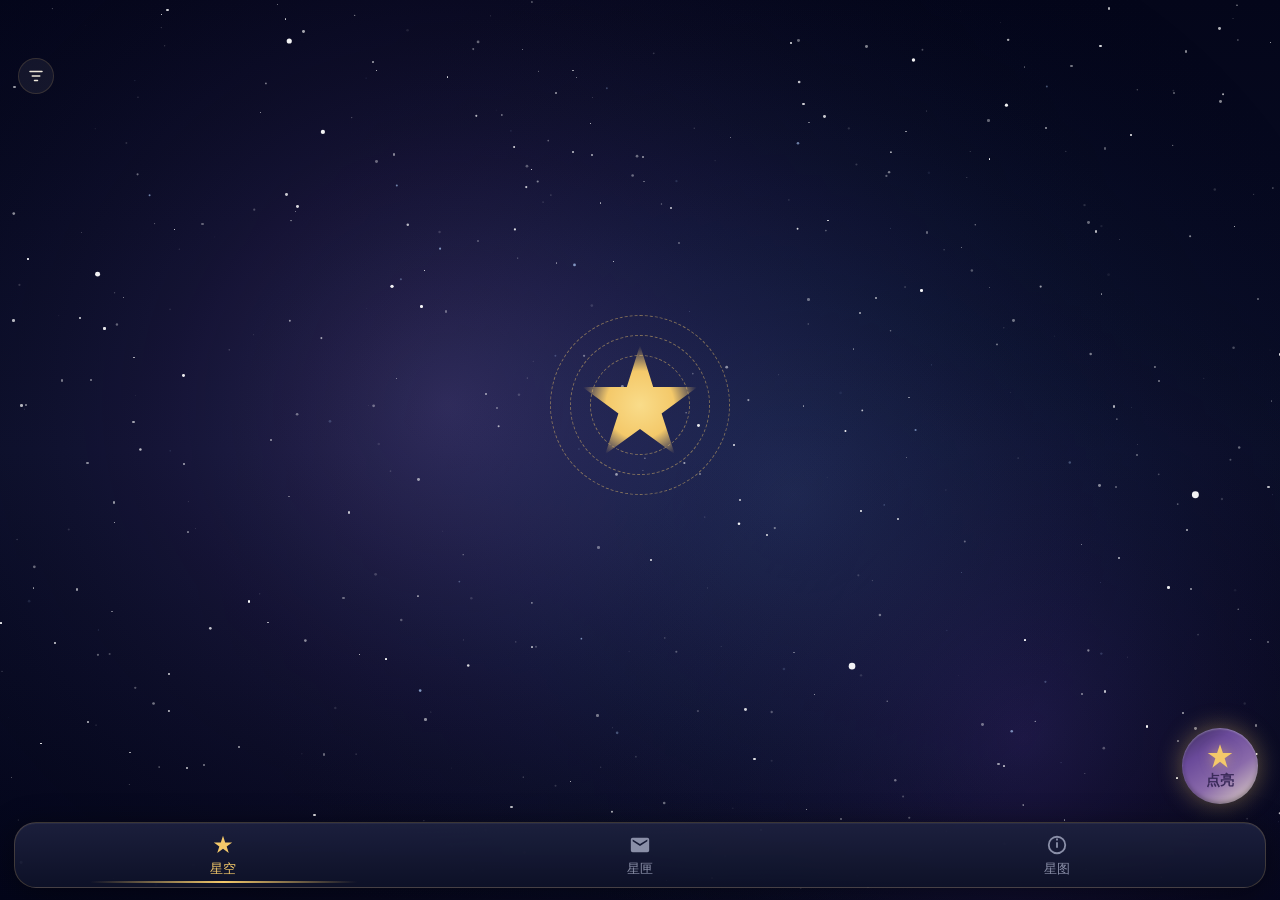
<file: index.html>
<!DOCTYPE html>
<html lang="zh-CN">
<head>
  <meta charset="UTF-8">
  <meta name="viewport" content="width=device-width, initial-scale=1, viewport-fit=cover">
  <meta name="theme-color" content="#0a0e1a">
  <meta name="apple-mobile-web-app-capable" content="yes">
  <meta name="apple-mobile-web-app-status-bar-style" content="black-translucent">
  <meta name="apple-mobile-web-app-title" content="星语">
  <title>星语</title>
  <link rel="icon" href="favicon.ico" sizes="any">
  <link rel="shortcut icon" href="favicon.ico">
  <link rel="icon" href="icon.svg" type="image/svg+xml">
  <link rel="icon" type="image/png" sizes="192x192" href="icon-192.png">
  <link rel="apple-touch-icon" sizes="180x180" href="icon-180.png">
  <link rel="apple-touch-icon-precomposed" sizes="180x180" href="icon-180.png">
  <link rel="manifest" href="manifest.webmanifest">
  <link rel="stylesheet" href="css/style.css?v=20260920QJ">
</head>
<body>
  <!-- ============ 星空首页 ============ -->
  <div id="sky" class="sky">
    <!-- 顶部栏 -->
    <header class="topbar">
      <button class="tb-icon" id="btn-filter" aria-label="筛选">
        <svg viewBox="0 0 24 24" fill="none" stroke="currentColor" stroke-width="2" stroke-linecap="round" stroke-linejoin="round"><path d="M4 6h16M7 12h10M10 18h4"/></svg>
      </button>
      <div class="tb-right" style="width:36px"></div>
    </header>

    <!-- 筛选下拉 -->
    <div id="filter-bar" class="filter-bar" hidden>
      <button class="fb-item active" data-filter="all">全部</button>
      <button class="fb-item" data-filter="happy">开心</button>
      <button class="fb-item" data-filter="calm">平静</button>
      <button class="fb-item" data-filter="sad">难过</button>
      <button class="fb-item" data-filter="annoyed">烦躁</button>
      <button class="fb-item" data-filter="angry">愤怒</button>
      <button class="fb-item" data-filter="anxious">焦虑</button>
      <button class="fb-item" data-filter="tired">疲惫</button>
    </div>

    <!-- 背景层 -->
    <canvas id="sky-canvas" class="sky-canvas"></canvas>
    <div class="sky-bg" id="sky-bg"></div>
    <!-- 中心大金星 + 涟漪（仅空状态展示） -->
    <div class="sky-center" id="sky-center" hidden>
      <div class="center-star"></div>
      <div class="center-ripples">
        <span></span><span></span><span></span>
      </div>
    </div>
    <!-- 数据星星 -->
    <div class="sky-stars" id="sky-stars"></div>

    <!-- FAB -->
    <button id="fab-add" class="fab-add" aria-label="点亮">
      <svg viewBox="0 0 48 48" class="fab-star"><path d="M24 4 L29 19 L45 19 L32 28 L37 44 L24 34 L11 44 L16 28 L3 19 L19 19 Z"/></svg>
      <span>点亮</span>
    </button>
  </div>

  <!-- 底部 Tab（放在 #sky 外，保证在各面板之上可点击） -->
  <nav class="nav">
    <button class="nav-item active" data-tab="sky"><svg viewBox="0 0 24 24" fill="currentColor"><path d="M12 2l2.4 7.2H22l-6 4.4 2.3 7-6.3-4.5-6.3 4.5 2.3-7L2 9.2h7.6z"/></svg><span>星空</span></button>
    <button class="nav-item" data-tab="box"><svg viewBox="0 0 24 24" fill="currentColor"><path d="M20 4H4a2 2 0 0 0-2 2v12a2 2 0 0 0 2 2h16a2 2 0 0 0 2-2V6a2 2 0 0 0-2-2zm0 4-8 5-8-5V6l8 5 8-5v2z"/></svg><span>星匣</span></button>
    <button class="nav-item" data-tab="stats"><svg viewBox="0 0 24 24" fill="currentColor"><path d="M12 2a10 10 0 1 0 10 10A10 10 0 0 0 12 2zm0 18a8 8 0 1 1 8-8 8 8 0 0 1-8 8zm-1-11h2v6h-2zm0-4h2v2h-2z"/></svg><span>星图</span></button>
  </nav>

  <!-- ============ 收集页 ============ -->
  <div id="view-box" class="panel" hidden>
    <header id="box-month-head">
      <div class="bm-title">
        <span id="bm-year"></span><span id="bm-mon"></span>
      </div>
      <button id="bm-picker" class="bm-picker" aria-label="选择月份">
        <svg viewBox="0 0 24 24" fill="none" stroke="currentColor" stroke-width="2" stroke-linecap="round" stroke-linejoin="round">
          <rect x="3" y="4" width="18" height="18" rx="2"/><path d="M16 2v4M8 2v4M3 10h18"/>
        </svg>
      </button>
    </header>
    <div id="box-list"></div>
    <div id="box-empty" class="panel-empty" hidden>还没有收藏的星星</div>

    <!-- 月份快速跳转浮层：年份条 + 12月格子 -->
    <div id="bm-pop" hidden>
      <div id="bm-pop-mask"></div>
      <div id="bm-pop-card">
        <div id="bmp-years"></div>
        <div id="bmp-months"></div>
      </div>
    </div>
  </div>

  <!-- ============ 星图页 ============ -->
  <div id="view-stats" class="panel panel-chart" hidden>
    <header class="chart-header">
      <span class="ch-deco"></span>
      <h2>星图</h2>
      <span class="ch-deco"></span>
    </header>
    <div id="stats-body" class="chart-body"></div>
  </div>

  <!-- ============ 写信弹层 ============ -->
  <div id="compose" class="sheet" hidden>
    <div class="sheet-mask" id="compose-mask"></div>
    <div class="compose-sheet">
      <button class="cs-close" id="compose-close">✕</button>
      <div class="cs-title">把心事写进星光</div>

      <!-- 纸感输入框 -->
      <div class="paper-input">
        <textarea id="write-text" rows="5" placeholder="今天想写点什么…"></textarea>
      </div>

      <!-- 心情：圆形 5 角星按钮（不是 emoji） -->
      <div class="cs-moods" id="write-moods"></div>

      <!-- 标签 -->
      <div class="cs-tags" id="write-tags"></div>

      <div class="write-preview-images" id="preview-images"></div>
      <div class="write-preview-voice" id="preview-voice" hidden></div>

      <div class="cs-actions">
        <button class="sh-btn" id="btn-image">📷</button>
        <button class="sh-btn" id="btn-voice">🎤</button>
        <button class="sh-send" id="btn-send">点亮</button>
      </div>
    </div>
  </div>

  <!-- ============ 详情弹层 ============ -->
  <div id="detail" class="sheet" hidden>
    <div class="sheet-mask" id="detail-mask"></div>
    <div class="sheet-body" id="detail-body"></div>
  </div>

  <!-- ============ 星语卡预览弹层 ============ -->
  <div id="card-view" class="sheet" hidden>
    <div class="sheet-mask" id="cardview-mask"></div>
    <div class="cardview-sheet">
      <button class="cv-close" id="cardview-close" aria-label="关闭">✕</button>
      <div class="cv-title">星语卡</div>
      <div class="cv-preview">
        <img id="cv-image" alt="星语卡预览">
      </div>
      <div class="cv-styles" id="cv-styles"></div>
      <button class="cv-save" id="cv-save">保存到相册</button>
      <p class="cv-tip" id="cv-tip" hidden>iPhone 请点上方大图，长按选择「存储到相册」</p>
    </div>
  </div>

  <!-- ============ 图片查看层 ============ -->
  <div id="img-view" hidden>
    <div class="iv-scroll" id="iv-scroll"></div>
    <button class="iv-close" id="imgview-close" aria-label="关闭">✕</button>
  </div>

  <!-- Toast -->
  <div id="toast" class="toast"></div>

  <!-- 录音指示 -->
  <div id="rec-indicator" class="rec-indicator" hidden>
    <div class="rec-ring"></div>
    <span id="rec-time">00:00</span>
    <button id="rec-cancel" type="button">取消</button>
  </div>

  <input type="file" id="file-image" accept="image/*" multiple hidden>

  <script src="js/data.js?v=20260920QJ"></script>
  <script src="js/db.js?v=20260920QJ"></script>
  <script src="js/app.js?v=20260920QJ"></script>
  <script>
    if ('serviceWorker' in navigator) {
      window.addEventListener('load', function () {
navigator.serviceWorker.register('sw.js').catch(function (err) {          
  console.warn('SW register failed:', err);
        });
      });
    }
  </script>
</body>
</html>
</file>
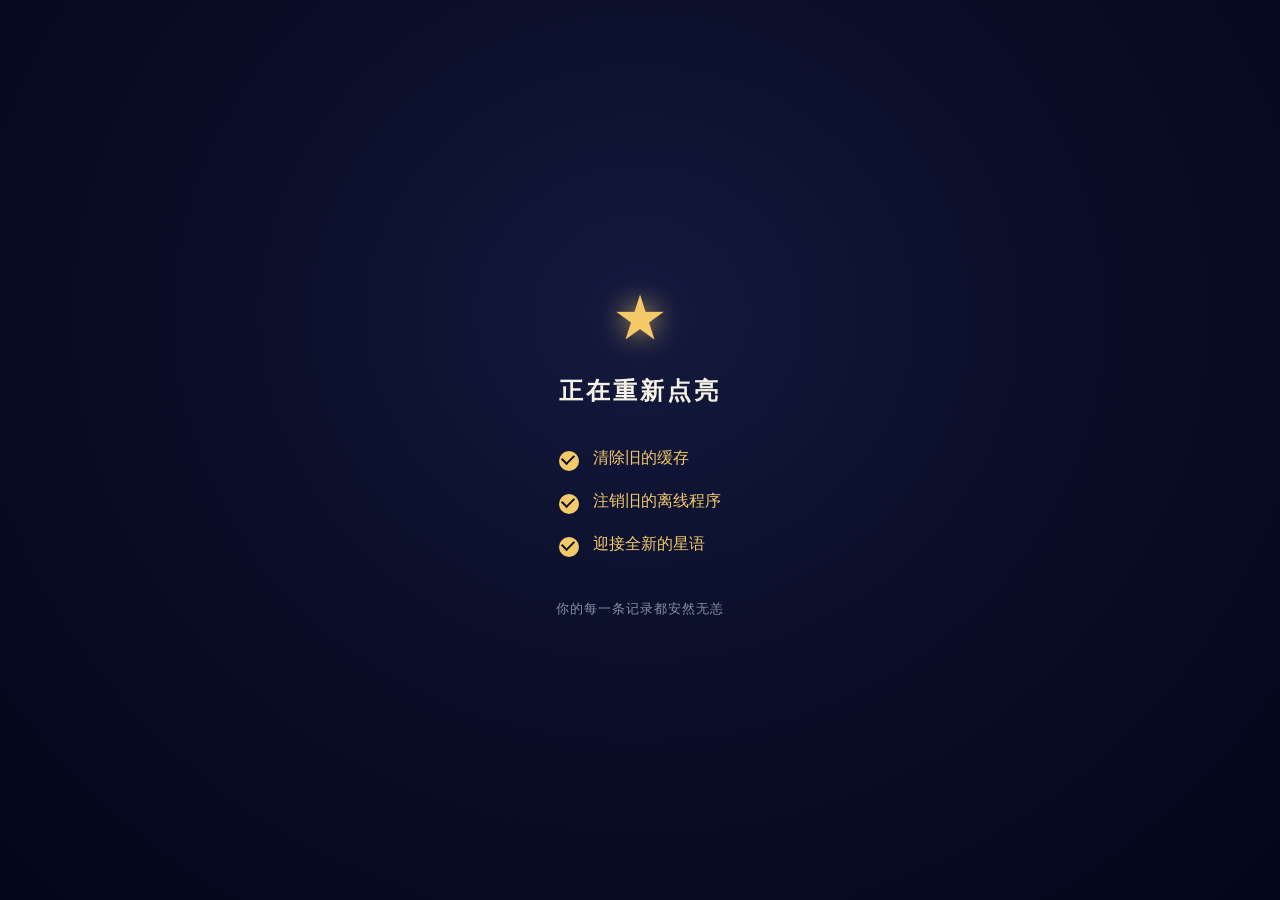
<file: reborn.html>
<!DOCTYPE html>
<html lang="zh-CN">
<head>
<meta charset="UTF-8">
<meta name="viewport" content="width=device-width, initial-scale=1, viewport-fit=cover">
<title>星语 · 重新点亮</title>
<style>
  * { box-sizing: border-box; margin: 0; padding: 0; -webkit-tap-highlight-color: transparent; }
  html, body { height: 100%; }
  body {
    font-family: 'Noto Serif SC', serif;
    background: radial-gradient(ellipse at 50% 35%, #141a3e 0%, #0a0e28 45%, #04061a 100%);
    color: #ede7d9;
    display: flex; align-items: center; justify-content: center;
    padding: 32px 28px;
  }
  .wrap { text-align: center; width: 100%; max-width: 360px; }
  .star {
    font-size: 54px; color: #f4c96a;
    text-shadow: 0 0 26px rgba(244,201,106,.75);
    animation: pulse 1.8s ease-in-out infinite;
  }
  @keyframes pulse { 0%,100%{ transform: scale(1); opacity:.9;} 50%{ transform: scale(1.12); opacity:1;} }
  h1 {
    font-size: 24px; font-weight: 600; letter-spacing: 3px;
    color: #f5f1e6; margin: 20px 0 30px;
  }
  ul { list-style: none; text-align: left; display: inline-block; }
  li {
    font-size: 16px; color: #8a8fa8;
    padding: 11px 0 11px 34px; position: relative;
    transition: color .3s;
  }
  li::before {
    content: ''; position: absolute; left: 0; top: 14px;
    width: 16px; height: 16px; border-radius: 50%;
    border: 2px solid rgba(244,201,106,.4);
  }
  li.ok { color: #f4c96a; }
  li.ok::before {
    background: #f4c96a; border-color: #f4c96a;
  }
  li.ok::after {
    content: ''; position: absolute; left: 5px; top: 15px;
    width: 6px; height: 10px; border: solid #0a0e28;
    border-width: 0 2px 2px 0; transform: rotate(45deg);
  }
  #note {
    margin-top: 34px; font-size: 13px; color: #8a8fa8; letter-spacing: 1px;
  }
</style>
</head>
<body>
  <div class="wrap">
    <div class="star">&#9733;</div>
    <h1>正在重新点亮</h1>
    <ul>
      <li id="s1">清除旧的缓存</li>
      <li id="s2">注销旧的离线程序</li>
      <li id="s3">迎接全新的星语</li>
    </ul>
    <p id="note">你的每一条记录都安然无恙</p>
  </div>
<script>
(function () {
  // 标记某一步完成
  function setOk(id) { document.getElementById(id).classList.add('ok'); }

  // 1. 清空所有 Cache Storage（旧页面文件都在这里）
  function clearCaches() {
    if (!window.caches) return Promise.resolve();
    return caches.keys().then(function (keys) {
      return Promise.all(keys.map(function (k) { return caches.delete(k); }));
    });
  }

  // 2. 注销所有 Service Worker（绝不触碰 IndexedDB 里的记录）
  function unregisterSW() {
    if (!navigator.serviceWorker) return Promise.resolve();
    return navigator.serviceWorker.getRegistrations().then(function (regs) {
      return Promise.all(regs.map(function (r) { return r.unregister(); }));
    });
  }

  clearCaches()
    .then(function () {
      setOk('s1');
      return unregisterSW();
    })
    .then(function () {
      setOk('s2');
      return new Promise(function (resolve) { setTimeout(resolve, 700); });
    })
    .then(function () {
      setOk('s3');
      // 3. 带全新时间戳跳回首页，确保走网络、拿最新文件
      setTimeout(function () {
        location.replace('./?r=' + Date.now());
      }, 800);
    })
    .catch(function (err) {
      document.getElementById('note').textContent = '遇到小问题：' + err + '，请截图告诉我';
    });
})();
</script>
</body>
</html>
</file>
<file: css/style.css>
/* ============ 星语 V2 · 完全对齐参考图 ============ */
@import url('https://fonts.loli.net/css2?family=Caveat:wght@400;500;600;700&family=Noto+Serif+SC:wght@300;500;700&family=ZCOOL+KuaiLe&display=swap');

:root {
  /* 顶部安全区：刘海/挖孔机型用系统值；保底 44px，兼容浏览器全屏模式下不上报安全区、内容顶到状态栏的情况 */
  --sat: max(env(safe-area-inset-top, 0px), 44px);
  --bg-0: #080c18;
  --bg-1: #0e1328;
  --gold: #f4c96a;
  --gold-dim: #c89a3a;
  --gold-glow: rgba(244, 201, 106, 0.5);
  --glass: rgba(14, 18, 40, 0.82);
  --glass-brd: rgba(244, 201, 106, 0.28);
  --text: #ede7d9;
  --text-soft: #8a8fa8;
}
* { box-sizing: border-box; margin: 0; padding: 0; -webkit-tap-highlight-color: transparent; }
html, body { height: 100%; overflow: hidden; }
body { font-family: 'Noto Serif SC', serif; color: var(--text); -webkit-font-smoothing: antialiased; font-size: 16px; -webkit-text-size-adjust: 100%; }

/* ============ 星云背景（Canvas 动态绘制） ============ */
.sky {
  position: fixed; inset: 0;
  background: linear-gradient(180deg, #04061a 0%, #0a0e28 50%, #04061a 100%);
  overflow: hidden;
}
.sky-canvas {
  position: absolute; inset: 0;
  width: 100%; height: 100%;
  pointer-events: none;
}

/* 背景星点（多层） */
.sky-bg { position: absolute; inset: 0; pointer-events: none; }
.sky-bg .bg-s {
  position: absolute; border-radius: 50%;
  background: #fff;
  animation: twinkle 3s ease-in-out infinite;
}
@keyframes twinkle {
  0%,100% { opacity: 0.15; transform: scale(0.9); }
  50%     { opacity: 1;    transform: scale(1.2); }
}

/* ============ 顶部栏 ============ */
.topbar {
  position: relative; z-index: 10;
  display: flex; align-items: center; justify-content: space-between;
  padding: 14px 18px 6px;
  padding-top: calc(var(--sat) + 14px);
}
/* 标题组：— 星语 —（与星图页标题同款） */
.tb-title-wrap {
  display: flex; align-items: center; gap: 10px;
}
.tb-title {
  font-family: 'Noto Serif SC', serif;
  font-size: 24px; font-weight: 700;
  color: #f5f1e6;
  letter-spacing: 6px;
  padding-left: 6px; /* 抵消末字间距，视觉居中 */
  text-shadow: 0 0 18px rgba(170,185,255,0.45);
}
.tb-deco {
  flex: 0 0 auto; width: 26px; height: 2px; border-radius: 2px;
  background: linear-gradient(90deg, transparent, rgba(205,212,240,0.75));
}
.tb-deco:last-child {
  background: linear-gradient(90deg, rgba(205,212,240,0.75), transparent);
}
.tb-right { display: flex; gap: 14px; }
.tb-icon {
  width: 36px; height: 36px; border-radius: 50%;
  display: flex; align-items: center; justify-content: center;
  background: rgba(255,255,255,0.06);
  border: 1px solid rgba(244,201,106,0.15);
  color: var(--text);
  cursor: pointer;
  transition: all 0.2s;
}
.tb-icon svg { width: 18px; height: 18px; }
.tb-icon:active { background: rgba(244,201,106,0.15); color: var(--gold); }

/* 筛选栏：8 项换行，每行 4 个等宽，一屏看全 */
.filter-bar {
  position: relative; z-index: 10;
  display: flex; flex-wrap: wrap; gap: 8px; padding: 6px 18px;
}
.filter-bar[hidden] { display: none; }
.fb-item {
  flex: 0 0 calc(25% - 6px);
  font-family: 'Noto Serif SC', serif; font-size: 14px;
  padding: 7px 0; border-radius: 18px;
  background: rgba(255,255,255,0.06);
  border: 1px solid rgba(244,201,106,0.15);
  color: var(--text-soft);
  cursor: pointer; white-space: nowrap; text-align: center;
}
.fb-item.active {
  background: rgba(244,201,106,0.18);
  border-color: var(--gold-dim);
  color: var(--gold);
}

/* ============ 中心金星 + 涟漪（空状态） ============ */
.sky-center {
  position: absolute; top: 45%; left: 50%;
  transform: translate(-50%, -50%);
  pointer-events: none;
}
.center-star {
  width: 120px; height: 120px;
  margin: 0 auto;
  background: radial-gradient(circle, #f9dc8a 0%, var(--gold) 40%, transparent 70%);
  clip-path: polygon(50% 0%, 61% 35%, 98% 35%, 68% 57%, 79% 91%, 50% 70%, 21% 91%, 32% 57%, 2% 35%, 39% 35%);
  animation: bigStarPulse 3s ease-in-out infinite;
}
@keyframes bigStarPulse {
  0%,100% { filter: drop-shadow(0 0 30px var(--gold-glow)); }
  50%     { filter: drop-shadow(0 0 50px var(--gold-glow)); }
}
.center-ripples {
  position: absolute; top: 50%; left: 50%;
  transform: translate(-50%, -50%);
  width: 180px; height: 180px;
  pointer-events: none;
}
.center-ripples span {
  position: absolute; left: 50%; top: 50%;
  transform: translate(-50%, -50%);
  border: 1px dashed rgba(244,201,106,0.45);
  border-radius: 50%;
  animation: none;
}
.center-ripples span:nth-child(1) { width: 100px; height: 100px; }
.center-ripples span:nth-child(2) { width: 140px; height: 140px; }
.center-ripples span:nth-child(3) { width: 180px; height: 180px; }
@keyframes ripple {
  0%   { transform: translate(-50%,-50%) scale(0.4); opacity: 1; }
  100% { transform: translate(-50%,-50%) scale(1.4); opacity: 0; }
}

/* ============ 数据星星（圆润发光 5 角星 · drop-shadow 发光） ============ */
.sky-stars { position: absolute; inset: 0; pointer-events: none; }
.dstar {
  position: absolute; pointer-events: auto; cursor: pointer;
  width: 40px; height: 40px;
  transition: transform 0.3s cubic-bezier(0.34,1.56,0.64,1);
  animation: dFloat 5s ease-in-out infinite;
}
.dstar:active { transform: scale(1.25); }
.dstar svg {
  width: 100%; height: 100%;
  filter: drop-shadow(0 0 8px var(--glow, rgba(244,201,106,0.55)))
          drop-shadow(0 0 20px var(--glow, rgba(244,201,106,0.3)));
}
.dstar.new { animation: dAppear 0.7s cubic-bezier(0.34,1.56,0.64,1) both; }
@keyframes dFloat {
  0%,100% { transform: translateY(0); }
  50%     { transform: translateY(-5px); }
}
@keyframes dAppear {
  from { transform: scale(0) translateY(-30px); opacity: 0; }
}

/* 心情颜色映射（fallback；实际以 JS MOOD_GRAD 内联为准，两处保持同值） */
.dstar[data-mood="happy"]   { --c1:#f4c96a; --c2:#d4a94a; --glow:rgba(244,201,106,0.6); }
.dstar[data-mood="calm"]    { --c1:#a8c5f0; --c2:#7a9ad4; --glow:rgba(140,180,240,0.5); }
.dstar[data-mood="sad"]     { --c1:#8eb8d8; --c2:#5a8ab0; --glow:rgba(120,170,210,0.5); }
.dstar[data-mood="annoyed"] { --c1:#d8a89a; --c2:#b07060; --glow:rgba(220,160,130,0.5); }
.dstar[data-mood="angry"]   { --c1:#c88080; --c2:#a05050; --glow:rgba(220,120,120,0.5); }
.dstar[data-mood="anxious"] { --c1:#c0a8e8; --c2:#9070c0; --glow:rgba(180,150,230,0.5); }
.dstar[data-mood="tired"]   { --c1:#a0a0c0; --c2:#707090; --glow:rgba(170,170,200,0.4); }

/* ============ FAB ============ */
.fab-add {
  position: fixed; right: 22px; bottom: 96px; z-index: 9;
  width: 76px; height: 76px; border-radius: 50%;
  border: none; cursor: pointer;
  background: linear-gradient(145deg, #3a2a5a 0%, #6a4a9a 30%, #8a6aaa 60%, #e8dcc8 100%);
  box-shadow:
    0 0 25px rgba(244,201,106,0.4),
    inset 0 1px 2px rgba(255,255,255,0.35),
    inset 0 -2px 4px rgba(0,0,0,0.3);
  display: flex; flex-direction: column; align-items: center; justify-content: center;
  gap: 2px;
  transition: transform 0.2s;
}
.fab-add:active { transform: scale(0.93); }
.fab-star {
  width: 28px; height: 28px;
  fill: var(--gold);
  filter: drop-shadow(0 0 6px var(--gold-glow));
}
.fab-add span {
  font-family: 'Caveat', cursive;
  font-size: 14px; font-weight: 600;
  color: #3a2a5a;
}

/* ============ 底部 Tab ============ */
.nav {
  position: fixed; left: 14px; right: 14px; bottom: 12px;
  padding-bottom: calc(env(safe-area-inset-bottom) + 0px);
  background: linear-gradient(180deg, rgba(30,34,64,0.9), rgba(14,18,40,0.92));
  backdrop-filter: blur(18px);
  border: 1px solid rgba(244,201,106,0.2);
  border-radius: 22px;
  display: flex; z-index: 26; overflow: visible;
  box-shadow: 0 4px 30px rgba(0,0,0,0.4), inset 0 1px 0 rgba(255,255,255,0.05);
}
.nav-item {
  flex: 1; background: none; border: none; cursor: pointer;
  display: flex; flex-direction: column; align-items: center; justify-content: center;
  gap: 4px; padding: 11px 0 9px;
  color: var(--text-soft);
  font-family: 'Caveat', cursive; font-size: 13px;
  position: relative;
  transition: color 0.25s;
}
.nav-item svg { width: 22px; height: 22px; }
.nav-item.active { color: var(--gold); }
.nav-item.active::after {
  content: ''; position: absolute; bottom: 4px; left: 18%; right: 18%;
  height: 2px; border-radius: 2px;
  background: linear-gradient(90deg, transparent, var(--gold), transparent);
}

/* ============ 通用 Sheet 蒙层 ============ */
.sheet { position: fixed; inset: 0; z-index: 30; }
.sheet[hidden] { display: none; }
.sheet-mask { position: absolute; inset: 0; background: rgba(5,8,20,0.7); backdrop-filter: blur(3px); animation: maskIn 0.25s ease; }
@keyframes maskIn { from { opacity: 0; } }

/* ============ 写信 Sheet ============ */
.compose-sheet {
  position: absolute; left: 0; right: 0; top: 0; bottom: 0;
  display: flex; flex-direction: column;
  padding: 48px 20px 22px;
  padding-bottom: calc(22px + env(safe-area-inset-bottom) + var(--kbd, 0px));
  background: linear-gradient(180deg, rgba(18,22,48,0.98), rgba(10,14,32,0.98));
  backdrop-filter: blur(24px);
  border: none;
  border-radius: 0;
  box-shadow: none;
  animation: sheetFade 0.28s ease-out;
  overflow-y: auto;
}
@keyframes sheetFade { from { opacity: 0; } }
@keyframes sheetUp { from { transform: translateY(100%); } }

/* 顶置装饰 */
.cs-ornament {
  position: absolute; top: 12px; left: 50%; transform: translateX(-50%);
  display: flex; flex-direction: column; align-items: center; gap: 2px;
}
.cs-star {
  width: 60px; height: 60px;
  filter: drop-shadow(0 0 16px var(--gold-glow));
}
.cs-label {
  font-family: 'Caveat', cursive; font-size: 12px;
  color: var(--gold); opacity: 0.8;
}
.cs-close {
  position: absolute;
  top: calc(var(--sat) + 10px); right: 12px;
  background: rgba(244,201,106,0.12);
  border: none; border-radius: 50%;
  width: 32px; height: 32px;
  color: var(--gold); font-size: 16px; cursor: pointer;
  z-index: 2;
}
.cs-title {
  flex-shrink: 0;
  font-family: 'Noto Serif SC', serif;
  font-size: 22px; font-weight: 500;
  text-align: center;
  color: var(--gold);
  margin: 0 0 24px;
  letter-spacing: 6px;
}

/* 纸感输入框（弹性吃掉多余空间，点亮按钮因此永远沉底） */
.paper-input {
  flex: 1 1 auto; min-height: 150px;
  display: flex;
  background: linear-gradient(180deg, #f9f0d8 0%, #f2e8cc 100%);
  border-radius: 12px;
  padding: 14px 16px 10px;
  box-shadow: inset 0 2px 8px rgba(0,0,0,0.1);
  position: relative;
}
.paper-input textarea {
  flex: 1; display: block; width: 100%;
  border: none; outline: none; resize: none;
  background: transparent;
  font-family: 'Noto Serif SC', serif;
  font-size: 16px; line-height: 1.8;
  color: #2a2a2a;
  min-height: 0;
  background-image: repeating-linear-gradient(
    0deg, transparent 0, transparent 28px,
    rgba(180,160,100,0.25) 28px, rgba(180,160,100,0.25) 29px
  );
}
.paper-input textarea::placeholder { color: rgba(90,80,60,0.4); }

/* 心情按钮：圆形 + 5角星 SVG（不是 emoji） */
.cs-moods {
  flex-shrink: 0;
  display: flex; justify-content: space-between; gap: 4px;
  margin-top: 18px;
}
.cs-mood-btn {
  flex: 1 1 0; min-width: 0;
  background: rgba(20,24,48,0.7);
  border: 1px solid rgba(244,201,106,0.1);
  border-radius: 14px;
  padding: 9px 2px;
  cursor: pointer;
  display: flex; flex-direction: column; align-items: center; gap: 5px;
  transition: all 0.25s;
}
.cs-mood-btn .mood-circle {
  width: 40px; height: 40px; border-radius: 50%;
  background: rgba(255,255,255,0.05);
  display: flex; align-items: center; justify-content: center;
  transition: all 0.25s;
}
.cs-mood-btn .mood-circle svg { width: 25px; height: 25px; }
.cs-mood-btn .mood-name {
  font-family: 'Noto Serif SC', serif; font-size: 12px;
  color: var(--text-soft);
  white-space: nowrap;
}
.cs-mood-btn.selected {
  border-color: var(--gold-dim);
  background: rgba(244,201,106,0.1);
}
.cs-mood-btn.selected .mood-circle {
  background: var(--gold);
  box-shadow: 0 0 16px var(--gold-glow);
  transform: scale(1.08);
}
.cs-mood-btn.selected .mood-circle svg { fill: #5a3a10; }
.cs-mood-btn.selected .mood-name { color: var(--gold); }

/* 标签 */
.cs-tags { flex-shrink: 0; display: flex; flex-wrap: nowrap; gap: 8px; margin-top: 14px; }
.cs-tags button {
  flex: 1 1 0; min-width: 0;
  font-family: 'Noto Serif SC', serif; font-size: 14px;
  background: rgba(20,24,48,0.7);
  border: 1px solid rgba(244,201,106,0.12);
  border-radius: 18px;
  padding: 8px 4px; cursor: pointer;
  color: var(--text-soft);
  white-space: nowrap; text-align: center;
  transition: all 0.25s;
}
.cs-tags button.selected {
  background: rgba(244,201,106,0.15);
  border-color: var(--gold-dim);
  color: var(--gold);
}

.cs-actions { flex-shrink: 0; display: flex; gap: 10px; align-items: center; margin-top: 20px; }
.sh-btn {
  width: 42px; height: 42px; border-radius: 50%;
  border: 1px solid rgba(244,201,106,0.18);
  background: rgba(20,24,48,0.7);
  font-size: 17px; cursor: pointer;
}
.sh-btn:active { transform: scale(0.92); }
.sh-send {
  flex: 1; margin-left: auto;
  font-family: 'Caveat', cursive; font-size: 20px; font-weight: 600;
  padding: 12px 24px;
  border: 1.5px solid var(--gold-dim);
  background: linear-gradient(145deg, rgba(25,30,55,0.95), rgba(40,30,70,0.9));
  color: var(--gold);
  border-radius: 999px;
  cursor: pointer;
  letter-spacing: 4px;
  box-shadow: 0 0 20px rgba(244,201,106,0.25);
  transition: all 0.2s;
}
.sh-send:active { transform: scale(0.97); }

.write-preview-images { display: flex; flex-wrap: wrap; gap: 8px; margin-top: 12px; }
.write-preview-images img { width: 56px; height: 56px; object-fit: cover; border-radius: 8px; border: 1px solid rgba(244,201,106,0.2); }
.write-preview-voice { margin-top: 10px; font-family: 'Caveat', cursive; color: var(--gold); }

/* ============ 详情 Sheet ============ */
.sheet-body {
  position: absolute; left: 12px; right: 12px; bottom: 16px;
  padding: 22px;
  padding-bottom: calc(22px + env(safe-area-inset-bottom));
  background: linear-gradient(180deg, rgba(22,28,56,0.97), rgba(12,16,36,0.98));
  backdrop-filter: blur(20px);
  border: 1.5px solid var(--glass-brd);
  border-radius: 24px;
  box-shadow: 0 0 40px rgba(244,201,106,0.12);
  animation: sheetUp 0.3s cubic-bezier(0.34,1.56,0.64,1);
  max-height: 82vh; overflow-y: auto;
}
.bd-title { font-family: 'Caveat', cursive; font-size: 22px; color: var(--gold); text-align: center; margin-bottom: 12px; }
.bd-meta { font-family: 'Caveat', cursive; font-size: 14px; color: var(--text-soft); margin-bottom: 10px; text-align: center; }
.bd-text { font-family: 'Noto Serif SC', serif; font-size: 16px; line-height: 1.8; color: var(--text); white-space: pre-wrap; word-break: break-word; }
.bd-imgs { border-radius: 10px; overflow: hidden; margin: 10px 0; }
.bd-imgs img { width: 100%; display: block; }
.bd-actions { display: flex; gap: 10px; margin-top: 14px; padding-top: 12px; border-top: 1px dashed rgba(244,201,106,0.15); }
.da-btn {
  flex: 1; font-family: 'Caveat', cursive; font-size: 15px;
  padding: 9px; border: 1px solid rgba(244,201,106,0.3);
  border-radius: 10px; background: rgba(20,24,48,0.7); cursor: pointer; color: var(--gold);
}
.da-btn.danger { background: rgba(200,60,60,0.1); border-color: rgba(200,60,60,0.4); color: #f88; }
.da-btn.gold {
  background: linear-gradient(180deg, rgba(244,201,106,0.22), rgba(244,201,106,0.1));
  border-color: rgba(244,201,106,0.6); color: var(--gold);
  font-weight: 700;
}

/* ============ 面板（收集/星图） ============ */
.panel {
  position: fixed; inset: 0;
  background:
    radial-gradient(ellipse 100% 60% at 30% 20%, rgba(140,90,220,0.35), transparent 60%),
    radial-gradient(ellipse 100% 50% at 70% 50%, rgba(70,120,220,0.3), transparent 65%),
    linear-gradient(180deg, #050818, #0a0e28);
  z-index: 22;
  animation: panelIn 0.3s ease;
  overflow-y: auto;
  padding-bottom: calc(110px + env(safe-area-inset-bottom));
}
.panel[hidden] { display: none; }
@keyframes panelIn { from { opacity: 0; transform: translateY(20px); } }
.panel-header {
  padding: 20px 22px 12px;
  padding-top: calc(var(--sat) + 20px);
  text-align: left;
}
.panel-header h2 {
  font-family: 'Noto Serif SC', serif; font-size: 30px; font-weight: 700;
  color: #f0ece0;
  letter-spacing: 4px;
}
/* 返回键行 + 圆形返回按钮 */
.ph-row { display: flex; align-items: center; gap: 12px; }
.panel-back {
  flex-shrink: 0;
  width: 34px; height: 34px; border-radius: 50%;
  display: flex; align-items: center; justify-content: center;
  background: rgba(255,255,255,0.06);
  border: 1px solid rgba(244,201,106,0.18);
  color: #f0ece0; cursor: pointer;
  transition: all 0.2s;
}
.panel-back svg { width: 18px; height: 18px; }
.panel-back:active { background: rgba(244,201,106,0.15); color: var(--gold); }
.panel-sub {
  font-family: 'Noto Serif SC', serif; font-size: 15px;
  color: rgba(240,236,224,0.75);
  margin-top: 8px;
  text-align: center;
}
.panel-empty { font-family: 'Caveat', cursive; font-size: 20px; color: var(--text-soft); text-align: center; padding: 80px 20px; }

/* ============ 收集页 · 堆叠玻璃卡片 ============ */
.collect-wrap { padding: 8px 18px 120px; }
#box-list { padding: 14px 18px 120px; }

/* 月份头部（吸顶：年份小字 + 月份大字 + 月份选择按钮）
   顶部预留刘海安全区；背景由上向下渐隐，与星空自然融合，不做生硬横带 */
#box-month-head {
  position: sticky; top: 0; z-index: 20;
  display: flex; align-items: center; justify-content: space-between;
  padding: calc(var(--sat) + 10px) 22px 14px;
  background: linear-gradient(180deg, rgba(8,12,24,0.78) 0%, rgba(8,12,24,0.55) 55%, rgba(8,12,24,0) 100%);
  backdrop-filter: blur(8px);
  -webkit-backdrop-filter: blur(8px);
}
.bm-title { display: flex; align-items: baseline; gap: 9px; }
#bm-year { font-size: 14px; color: var(--text-soft); letter-spacing: 1px; }
#bm-mon {
  font-family: 'Noto Serif SC', serif;
  font-size: 31px; font-weight: 600; color: var(--gold);
  line-height: 1;
}
.bm-picker {
  width: 38px; height: 38px; border-radius: 11px;
  display: flex; align-items: center; justify-content: center;
  background: rgba(255,255,255,0.05);
  border: 1px solid rgba(244,201,106,0.25);
  color: var(--gold); cursor: pointer;
}
.bm-picker svg { width: 19px; height: 19px; }
.bm-picker.active { background: rgba(244,201,106,0.22); }

/* 月份跳转浮层：年份条 + 12月格子 */
#bm-pop { position: fixed; inset: 0; z-index: 60; }
#bm-pop-mask { position: absolute; inset: 0; background: rgba(2,4,12,0.5); }
#bm-pop-card {
  position: absolute; top: calc(var(--sat) + 54px); right: 18px;
  width: 278px;
  padding: 13px 14px 15px;
  background: linear-gradient(165deg, #1a2148, #0f142e);
  border: 1px solid rgba(244,201,106,0.32);
  border-radius: 16px;
  box-shadow: 0 14px 44px rgba(0,0,0,0.55);
}

/* 年份条：紧凑胶囊，JS 按视口宽度加对称留白，保证可见的三个整体居中；
   滚动吸附到每一个胶囊，停止时正对的三个居中 */
#bmp-years {
  display: flex; flex-wrap: nowrap;
  gap: 6px;
  overflow-x: auto; margin-bottom: 12px;
  -webkit-overflow-scrolling: touch;
  scrollbar-width: none;
  scroll-snap-type: x proximity;
}
#bmp-years::-webkit-scrollbar { display: none; }
.bmp-year {
  flex: 0 0 auto;
  scroll-snap-align: center;
  padding: 6px 18px; border-radius: 999px; cursor: pointer;
  font-family: 'Noto Serif SC', serif; font-size: 14px;
  color: var(--text-soft);
  border: 1px solid transparent;
}
.bmp-year.active {
  color: var(--gold);
  border-color: rgba(244,201,106,0.45);
  background: rgba(244,201,106,0.1);
}

/* 12月格子：4行3列 */
#bmp-months {
  display: grid; grid-template-columns: repeat(3, 1fr);
  gap: 8px;
}
.bmp-cell {
  position: relative;
  height: 50px; border-radius: 11px; cursor: pointer;
  display: flex; align-items: center; justify-content: center;
  font-family: 'Noto Serif SC', serif; font-size: 16px;
  color: rgba(200,205,230,0.3);
  background: rgba(255,255,255,0.03);
  border: 1px solid rgba(255,255,255,0.06);
}
.bmp-cell.has {
  color: var(--text-soft);
  background: rgba(244,201,106,0.06);
  border-color: rgba(244,201,106,0.25);
}
.bmp-cell.active {
  color: var(--gold); font-weight: 600;
  background: rgba(244,201,106,0.16);
  border-color: rgba(244,201,106,0.65);
  box-shadow: 0 0 14px rgba(244,201,106,0.25);
}
.bmp-cell .bmp-dot {
  position: absolute; bottom: 6px; left: 50%; transform: translateX(-50%);
  width: 4px; height: 4px; border-radius: 50%;
  background: var(--gold); opacity: 0.75;
}
.bmp-cell.active .bmp-dot { display: none; }

/* 单张堆叠卡片 */
.collect-card {
  position: relative;
  margin-bottom: 14px;
  padding: 22px 22px 26px;
  background: linear-gradient(135deg, rgba(30,36,70,0.88), rgba(18,22,50,0.92));
  backdrop-filter: blur(16px);
  border: 1px solid rgba(244,201,106,0.25);
  border-radius: 18px;
  cursor: pointer;
  transition: transform 0.25s, box-shadow 0.25s;
  box-shadow: 0 4px 30px rgba(0,0,0,0.35);
  overflow: visible;
}
.collect-card:active { transform: scale(0.98); }
/* 前卡：粉→金→蓝 渐变描边 */
.collect-card.cc-front {
  border: 1.5px solid transparent;
  background:
    linear-gradient(135deg, rgba(32,38,74,0.92), rgba(18,22,50,0.95)) padding-box,
    linear-gradient(135deg, #ff9ac4 0%, #f4c96a 45%, #7eb8ff 100%) border-box;
  box-shadow: 0 4px 40px rgba(244,201,106,0.18), 0 4px 30px rgba(0,0,0,0.4);
}
/* 后卡：蓝紫半透明 */
.collect-card.cc-back {
  background: linear-gradient(135deg, rgba(60,40,100,0.55), rgba(30,30,70,0.6));
  border-color: rgba(180,140,255,0.25);
  filter: brightness(0.85);
}

/* 右上角装饰星（2-3 颗，随机位置）*/
.collect-card .cc-deco {
  position: absolute;
  filter: drop-shadow(0 0 4px rgba(244,201,106,0.4));
  opacity: 0.6;
  pointer-events: none;
}
.collect-card .cc-deco svg { width: 100%; height: 100%; }

.cc-title {
  font-family: 'Noto Serif SC', serif;
  font-size: 22px; font-weight: 600;
  color: var(--gold);
  margin-bottom: 14px;
  letter-spacing: 2px;
}
/* 卡片内每条内容 */
.cc-item {
  font-size: 14px;
  color: rgba(240,236,224,0.85);
  line-height: 1.6;
  padding: 6px 0;
}
.cc-item + .cc-item {
  border-top: 1px dashed rgba(244,201,106,0.15);
  margin-top: 4px;
}
.cc-meta {
  display: flex; justify-content: space-between; align-items: center;
  margin-top: 14px;
  padding-top: 10px;
  border-top: 1px solid rgba(244,201,106,0.15);
  font-size: 12px;
  color: rgba(240,236,224,0.45);
}
.cc-action {
  background: rgba(244,201,106,0.12);
  border: 1px solid rgba(244,201,106,0.3);
  border-radius: 14px;
  padding: 5px 14px;
  color: var(--gold);
  font-size: 12px;
  cursor: pointer;
}
.cc-text {
  font-family: 'Noto Serif SC', serif; font-size: 15px; line-height: 1.7;
  color: var(--text); white-space: pre-wrap; word-break: break-word;
}
.cc-meta {
  font-family: 'Caveat', cursive; font-size: 13px;
  color: var(--text-soft); margin-top: 10px;
  display: flex; flex-wrap: wrap; gap: 6px 12px;
}
.cc-recycle {
  position: absolute; bottom: 14px; right: 14px;
  font-family: 'Caveat', cursive; font-size: 13px;
  padding: 4px 10px;
  border: 1px solid rgba(244,201,106,0.3);
  border-radius: 12px;
  color: var(--gold);
  background: rgba(20,24,48,0.7);
}

/* ============ 星图页（标题 + 切角科技卡 + 环形图 + 热力日历） ============ */
/* 标题：— 星图 — */
.chart-header {
  position: relative;
  display: flex; align-items: center; justify-content: center; gap: 16px;
  padding: calc(var(--sat) + 20px) 20px 14px;
}
.chart-header h2 {
  font-family: 'Noto Serif SC', serif;
  font-size: 38px; font-weight: 700;
  color: #f5f1e6; letter-spacing: 10px;
  padding-left: 10px; /* 抵消末字间距，视觉居中 */
  text-shadow: 0 0 22px rgba(170,185,255,0.45);
}
.ch-deco {
  flex: 0 0 auto; width: 40px; height: 2px; border-radius: 2px;
  background: linear-gradient(90deg, transparent, rgba(205,212,240,0.75));
}
.ch-deco:last-child {
  background: linear-gradient(90deg, rgba(205,212,240,0.75), transparent);
}
/* 左上角退出键 */
.chart-back {
  position: absolute; left: 18px;
  top: calc(var(--sat) + 22px);
}

.chart-body { padding: 2px 0 150px; }

/* ---- 切角科技卡片 ---- */
.tech-card {
  position: relative;
  margin: 14px 14px 0;
  padding: 20px 16px 22px;
  clip-path: polygon(20px 0, 100% 0, 100% calc(100% - 20px), calc(100% - 20px) 100%, 0 100%, 0 20px);
  background:
    linear-gradient(135deg, rgba(30,36,70,0.78), rgba(14,18,42,0.86)) padding-box,
    linear-gradient(135deg, rgba(246,201,95,0.8), rgba(120,130,220,0.32) 45%, rgba(246,201,95,0.6)) border-box;
  border: 1.5px solid transparent;
  backdrop-filter: blur(10px);
}
/* 左上 / 右下 L 形亮角 */
.tech-card::before, .tech-card::after {
  content: ''; position: absolute; width: 26px; height: 26px; pointer-events: none;
}
.tech-card::before {
  top: 9px; left: 9px;
  border-top: 2px solid #f6c95f; border-left: 2px solid #f6c95f;
  filter: drop-shadow(0 0 5px rgba(246,201,95,0.9));
}
.tech-card::after {
  bottom: 9px; right: 9px;
  border-bottom: 2px solid #f6c95f; border-right: 2px solid #f6c95f;
  filter: drop-shadow(0 0 5px rgba(246,201,95,0.9));
}

/* ---- 统计数字行 ---- */
.ch-nums { display: flex; align-items: center; justify-content: center; gap: 14px; flex-wrap: nowrap; }
.ch-nums .n-item { display: flex; align-items: center; gap: 6px; flex-shrink: 0; white-space: nowrap; }
.n-diamond {
  width: 9px; height: 9px; transform: rotate(45deg);
  background: #8fa4e8; align-self: center;
  box-shadow: 0 0 8px rgba(143,164,232,0.9);
}
.n-label, .n-unit { font-size: 14px; color: #d6dbec; letter-spacing: 1px; white-space: nowrap; }
.n-val {
  font-family: 'Noto Serif SC', serif;
  font-size: 38px; font-weight: 700; line-height: 1;
  color: #f6d27a; white-space: nowrap;
  text-shadow: 0 0 18px rgba(246,201,95,0.6);
}
.n-sep { width: 1px; height: 28px; flex-shrink: 0; background: rgba(205,212,240,0.28); }

/* ---- 环形图（viewBox 两侧各留 75 单位放标注） ---- */
.ring-box { position: relative; width: 100%; max-width: 380px; margin: 2px auto 0; }
.ring-box svg { width: 100%; display: block; overflow: visible; }
.ring-seg { transition: opacity 0.2s; }
/* HTML 标注层：字号恒定，不随 SVG 缩放 */
.ring-labels { position: absolute; inset: 0; pointer-events: none; }
.rl {
  position: absolute; transform: translateY(-50%);
  font-size: 12px; letter-spacing: 0.5px; white-space: nowrap;
  text-shadow: 0 0 8px currentColor;
}
.rl-r { left: 76%; }
.rl-l { right: 76%; text-align: right; }

/* ---- 图例 ---- */
.ch-legend {
  display: flex; flex-wrap: wrap; justify-content: center;
  gap: 8px 15px; margin-top: 16px;
}
.lg2 { display: flex; align-items: center; gap: 6px; font-size: 14px; color: #e2e6f4; }
.lg2 i {
  width: 12px; height: 12px; border-radius: 50%;
  box-shadow: 0 0 7px currentColor;
}

/* ---- 热力日历卡 ---- */
.heat-card { margin-top: 16px; }
.heat-head { display: flex; align-items: center; gap: 12px; margin-bottom: 16px; }
.heat-head .dash {
  flex: 1; height: 1px; max-width: 72px;
  background: repeating-linear-gradient(90deg, rgba(246,201,95,0.45) 0 5px, transparent 5px 10px);
}
.heat-head h3 {
  font-family: 'Noto Serif SC', serif;
  font-size: 19px; font-weight: 500;
  color: #f6d27a; letter-spacing: 3px; white-space: nowrap;
  text-shadow: 0 0 12px rgba(246,201,95,0.4);
}
.heat-board { display: flex; gap: 7px; }
.heat-rownums {
  flex: 0 0 22px; width: 22px;
  display: grid; grid-template-rows: repeat(5, 1fr); gap: 6px;
}
.heat-rownums span {
  display: flex; align-items: center; justify-content: center;
  font-size: 13px; color: rgba(214,220,240,0.6);
  border: 1px solid rgba(150,160,220,0.25); border-radius: 7px;
  background: rgba(120,130,200,0.08);
}
.heat-cells {
  flex: 1; position: relative;
  display: grid; grid-template-columns: repeat(6, 1fr); grid-template-rows: repeat(5, 1fr); gap: 6px;
}
.hc { aspect-ratio: 1; border-radius: 7px; }
.hc.is-gold { box-shadow: 0 0 10px rgba(246,201,95,0.45); }
/* 金色心情趋势曲线（铺满网格） */
.heat-trend {
  position: absolute; inset: 0; width: 100%; height: 100%;
  pointer-events: none; overflow: visible;
}
.trend-dot {
  position: absolute; width: 10px; height: 10px; border-radius: 50%;
  background: #f6d27a; transform: translate(-50%, -50%);
  box-shadow: 0 0 10px rgba(246,201,95,0.9), 0 0 22px rgba(246,201,95,0.5);
  z-index: 2;
}
/* 洞察语 */
.ch-insight {
  display: flex; align-items: center; justify-content: center; gap: 9px;
  margin-top: 18px; font-size: 14.5px; color: #ecd9ad; letter-spacing: 1px;
}
.ch-insight i {
  width: 15px; height: 15px; border-radius: 50%;
  border: 1.5px solid rgba(246,201,95,0.75);
  box-shadow: 0 0 8px rgba(246,201,95,0.4);
}

/* ============ Toast ============ */
.toast {
  position: fixed; left: 50%; bottom: 110px; z-index: 40;
  transform: translateX(-50%) translateY(10px);
  background: rgba(8,12,26,0.95); backdrop-filter: blur(10px);
  border: 1px solid var(--glass-brd);
  color: var(--gold);
  font-family: 'Caveat', cursive; font-size: 18px;
  padding: 9px 24px; border-radius: 999px;
  opacity: 0; pointer-events: none;
  transition: opacity 0.3s, transform 0.3s;
  box-shadow: 0 0 20px rgba(244,201,106,0.2);
}
.toast.show { opacity: 1; transform: translateX(-50%); }

/* ============ 录音 ============ */
.rec-indicator {
  position: fixed; inset: 0; z-index: 50;
  display: flex; flex-direction: column; align-items: center; justify-content: center;
  background: rgba(5,8,20,0.97); color: var(--gold); gap: 24px;
}
.rec-indicator[hidden] { display: none !important; }
.rec-ring {
  width: 80px; height: 80px; border-radius: 50%;
  border: 2px solid var(--gold);
  animation: recRing 1.2s ease-out infinite;
}
@keyframes recRing {
  0% { transform: scale(0.8); opacity: 1; }
  100% { transform: scale(1.6); opacity: 0; }
}
.rec-indicator span { font-family: 'Caveat', cursive; font-size: 36px; }
.rec-indicator button {
  background: transparent; border: 1px solid var(--gold);
  border-radius: 999px; color: var(--gold);
  padding: 10px 28px; font-size: 18px; cursor: pointer;
}

/* ============ 小屏手机适配（≤360px：iPhone SE / 迷你安卓） ============ */
@media (max-width: 360px) {
  /* 首页标题 */
  .tb-title { font-size: 21px; letter-spacing: 4px; padding-left: 4px; }
  .tb-deco { width: 20px; }
  /* 写信弹层：7 个心情按钮收一档 */
  .cs-moods { gap: 3px; }
  .cs-mood-btn { padding: 8px 1px; border-radius: 12px; }
  .cs-mood-btn .mood-circle { width: 34px; height: 34px; }
  .cs-mood-btn .mood-circle svg { width: 21px; height: 21px; }
  .cs-mood-btn .mood-name { font-size: 11px; }
  .cs-title { font-size: 20px; letter-spacing: 4px; margin-bottom: 18px; }
  .cs-tags { gap: 6px; }
  .cs-tags button { font-size: 13px; padding: 7px 2px; }
  /* 星图 */
  .chart-header h2 { font-size: 32px; letter-spacing: 8px; padding-left: 8px; }
  .ch-deco { width: 30px; }
  .tech-card { margin: 12px 10px 0; padding: 16px 12px 18px; }
  .ch-nums { gap: 12px; }
  .n-label, .n-unit { font-size: 13px; }
  .n-val { font-size: 34px; }
  .n-sep { height: 26px; }
  .rl { font-size: 11px; }
  .rl-r { left: 77%; }
  .rl-l { right: 77%; }
  .heat-head h3 { font-size: 16px; letter-spacing: 2px; }
  .lg2 { font-size: 13px; }
  /* 星匣 */
  .panel-header h2 { font-size: 26px; }
  .collect-card { padding: 18px 16px 22px; }
  /* FAB 略收 */
  .fab-add { width: 68px; height: 68px; right: 18px; bottom: 90px; }
  .fab-star { width: 24px; height: 24px; }
}

/* ============ 星语卡预览弹层 ============ */
.cardview-sheet {
  position: absolute; left: 12px; right: 12px; bottom: 16px;
  padding: 20px 18px;
  padding-bottom: calc(20px + env(safe-area-inset-bottom));
  background: linear-gradient(180deg, rgba(22,28,56,0.98), rgba(12,16,36,0.99));
  border: 1.5px solid var(--glass-brd);
  border-radius: 24px;
  box-shadow: 0 0 40px rgba(244,201,106,0.12);
  animation: sheetUp 0.3s cubic-bezier(0.34,1.56,0.64,1);
  max-height: 90vh;
  display: flex; flex-direction: column; align-items: center;
}
.cv-close {
  position: absolute; top: 12px; right: 14px;
  background: rgba(244,201,106,0.12); border: none; border-radius: 50%;
  width: 32px; height: 32px; color: var(--gold); font-size: 15px; cursor: pointer;
}
.cv-title {
  font-family: 'Noto Serif SC', serif; font-size: 19px; font-weight: 500;
  color: var(--gold); letter-spacing: 6px; padding-left: 6px;
  margin-bottom: 14px;
}
.cv-preview {
  width: 100%; max-height: 46vh;
  display: flex; justify-content: center;
  border-radius: 14px; overflow: hidden;
}
.cv-preview img {
  max-width: 100%; max-height: 46vh; width: auto;
  border-radius: 14px;
  box-shadow: 0 6px 24px rgba(0,0,0,0.45);
  -webkit-touch-callout: default; /* iOS 长按可保存 */
}
.cv-styles { display: flex; flex-wrap: wrap; justify-content: center; gap: 10px; margin: 16px 0 14px; }
.cv-style {
  font-family: 'Noto Serif SC', serif; font-size: 14px;
  padding: 8px 18px; border-radius: 999px; cursor: pointer;
  background: rgba(20,24,48,0.7);
  border: 1px solid rgba(244,201,106,0.2);
  color: var(--text-soft);
}
.cv-style.active {
  background: rgba(244,201,106,0.18);
  border-color: var(--gold-dim); color: var(--gold);
}
.cv-save {
  width: 100%;
  font-family: 'Noto Serif SC', serif; font-size: 18px; font-weight: 700;
  letter-spacing: 8px; padding-left: 8px;
  padding: 14px; border-radius: 14px; cursor: pointer;
  color: #2a2110;
  border: 1px solid var(--gold);
  background: linear-gradient(180deg, #f7d483, #e0ac4c);
  box-shadow: 0 4px 18px rgba(244,201,106,0.3);
}
.cv-save:active { transform: scale(0.98); }
.cv-tip {
  margin-top: 10px; font-size: 12px;
  color: var(--text-soft); text-align: center;
}
@media (max-width: 360px) {
  .cv-style { font-size: 13px; padding: 7px 13px; }
  .cv-styles { gap: 7px; }
}

/* ============ 图片查看层 ============ */
#img-view {
  position: fixed; inset: 0; z-index: 45;
  background: rgba(4,7,20,0.96);
}
#img-view[hidden] { display: none; }
.iv-scroll {
  width: 100%; height: 100%;
  display: flex; overflow-x: auto; scroll-snap-type: x mandatory;
  -webkit-overflow-scrolling: touch;
  scrollbar-width: none;
}
.iv-scroll::-webkit-scrollbar { display: none; }
.iv-scroll img {
  flex: 0 0 100%; min-width: 100%; height: 100%;
  object-fit: contain; scroll-snap-align: center;
}
.iv-close {
  position: absolute; top: calc(14px + var(--sat, 0px)); right: 16px;
  background: rgba(244,201,106,0.12); border: 1px solid rgba(244,201,106,0.35);
  border-radius: 50%; width: 38px; height: 38px;
  color: var(--gold); font-size: 16px; cursor: pointer;
}
</file>
